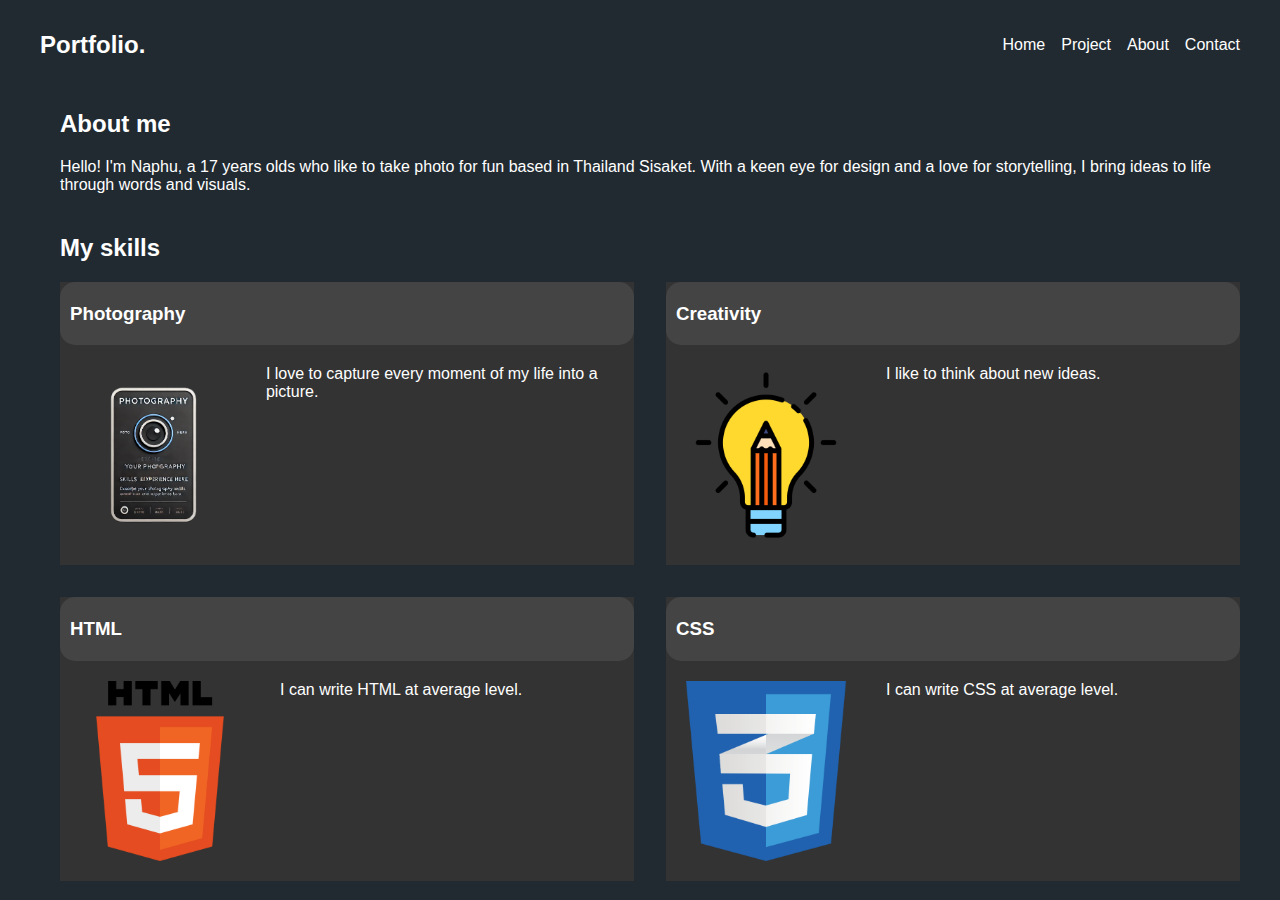
<file: web-main/about.html>
<!DOCTYPE html>
<html lang="en">
<head>
    <meta charset="UTF-8">
    <meta name="viewport" content="width=device-width, initial-scale=1.0">
    <title>My Portfolio</title>
    <link rel="stylesheet" href="./css/about.css">
    
</head>
<body>
    <div id="particles-js"></div> 
    <header>
        <nav>
            <div class="logo">Portfolio.</div>
            <ul>
                <li><a href="./index.html">Home</a></li>
                <li><a href="./project.html">Project</a></li>
                <li><a href="./about.html">About</a></li>
                <li><a href="./contact.html">Contact</a></li>
            </ul>
        </nav>
    </header>
    <main>
        <div class="about-me">
            <h2>About <span class="high-light">me</span></h2>
            <p>Hello! I'm Naphu, a 17 years olds who like to take photo for fun based in Thailand Sisaket. With a keen eye for design and a love for storytelling, I bring ideas to life through words and visuals.</p>
        </div>
        <div class="skills">
            <h2>My <span class="high-light">skills</span></h2>
            <div class="grid-skill"> 
                <div class="item-skill">
                    <div class="header-item-skill">
                        <h3 class="high-light">Photography</h3>
                    </div>
                    <div class="item-grid-info">
                        <img src="./images/skill1.png" style=" object-fit: cover ; min-width: 100px; height: 180px; border-radius: 10px;"></img>
                        <div style="margin-left:10px" >I love to capture every moment of my life into a picture.</div>
                    </div>
                </div>
                <div class="item-skill">
                    <div class="header-item-skill">
                        <h3 class="high-light">Creativity</h3>
                    </div>
                    <div class="item-grid-info">
                        <img src="./images/4804449.png" style=" object-fit: cover ; min-width: 100px; height: 180px; border-radius: 10px;"></img>
                        <div style="margin-left:10px" >I like to think about new ideas.</div>
                    </div>
                </div>
                <div class="item-skill">
                    <div class="header-item-skill">
                        <h3 class="high-light">HTML</h3>
                    </div>
                    <div class="item-grid-info">
                        <img src="./images/htmllogo.png" style=" object-fit: cover ; min-width: 100px; height: 180px; border-radius: 10px;"></img>
                        <div style="margin-left:10px" >I can write HTML at average level.</div>
                    </div>
                </div>
                <div class="item-skill">
                    <div class="header-item-skill">
                        <h3 class="high-light">CSS</h3>
                    </div>
                    <div class="item-grid-info">
                        <img src="./images/css-icon.png" style=" object-fit: cover ; min-width: 100px; height: 180px; border-radius: 10px;"></img>
                        <div style="margin-left:10px" >I can write CSS at average level.</div>
                    </div>
                </div>
            </div>
        </div>
    </main>
</body>
</html>
</file>
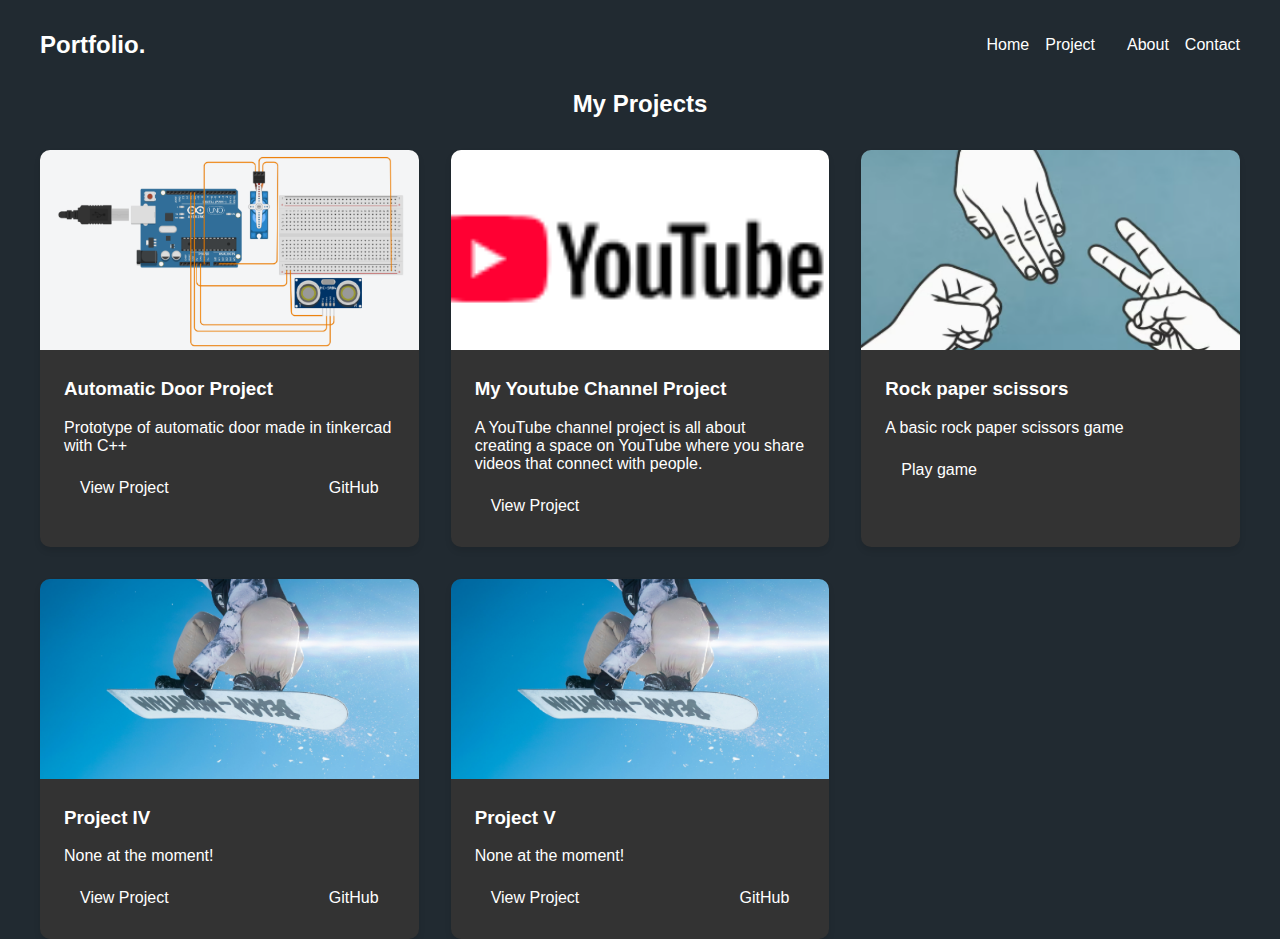
<file: web-main/project.html>
<!DOCTYPE html>
<html lang="en">
<head>
    <meta charset="UTF-8">
    <meta name="viewport" content="width=device-width, initial-scale=1.0">
    <title>My Portfolio</title>
    <link rel="stylesheet" href="./css/project.css">
    
</head>
<body>
    <div id="particles-js"></div> 
    <header>
        <nav>
            <div class="logo">Portfolio.</div>
            <ul>
                <li><a href="./index.html">Home</a></li>
                <li><a href="./project.html">Project</a><li>
                <li><a href="./about.html">About</a></li>
                <li><a href="./contact.html">Contact</a></li>
            </ul>
        </nav>
    </header>
    <main>
        <div id="project" class="projects-section">
            <h2>My <span class="highlight">Projects</span></h2>
            <div class="project-grid" id="project-container">
                <div class="project-card">
                    <img src="./images/proj1.png" alt="Project 1" class="project-image">
                    <div class="project-info">
                        <h3>Automatic Door Project</h3>
                        <p>Prototype of automatic door made in tinkercad with C++</p>
                        <div class="project-links">
                            <a href="https://docs.google.com/document/d/18jbs6L9CkYlz1FAeRocxknb7AeojedJZm-nJQlgosmA/edit?usp=sharing" class="btn">View Project</a>
                            <a href="https://github.com/Naphu/Hardware-elec" class="btn">GitHub</a>
                        </div>
                    </div>
                </div>
                <div class="project-card">
                    <img src="./images/proj2.png" alt="Project 2" class="project-image">
                    <div class="project-info">
                        <h3>My Youtube Channel Project</h3>
                        <p>A YouTube channel project is all about creating a space on YouTube where you share videos that connect with people.</p>
                        <div class="project-links">
                            <a href="https://www.youtube.com/@oaulz131" class="btn">View Project</a>
                        </div>
                    </div>
                </div>
                <div class="project-card">
                    <img src="./images/proj3.png" alt="Project 1" class="project-image">
                    <div class="project-info">
                        <h3>Rock paper scissors</h3>
                        <p>A basic rock paper scissors game</p>
                        <div class="project-links">
                            <a href="./rps.html" class="btn">Play game</a>
                        </div>
                    </div>
                </div>
                <div class="project-card">
                    <img src="./images/ski.jpg" alt="Project 2" class="project-image">
                    <div class="project-info">
                        <h3>Project IV</h3>
                        <p>None at the moment!</p>
                        <div class="project-links">
                            <a href="./soon.html" class="btn">View Project</a>
                            <a href="https://github.com/Naphu" class="btn">GitHub</a>
                        </div>
                    </div>
                </div>
                <div class="project-card">
                    <img src="./images/ski.jpg" alt="Project 2" class="project-image">
                    <div class="project-info">
                        <h3>Project V</h3>
                        <p>None at the moment!</p>
                        <div class="project-links">
                            <a href="./soon.html" class="btn">View Project</a>
                            <a href="https://github.com/Naphu" class="btn">GitHub</a>
                        </div>
                    </div>
                </div>
            </div>
    </main>
</body>
</html>
</file>
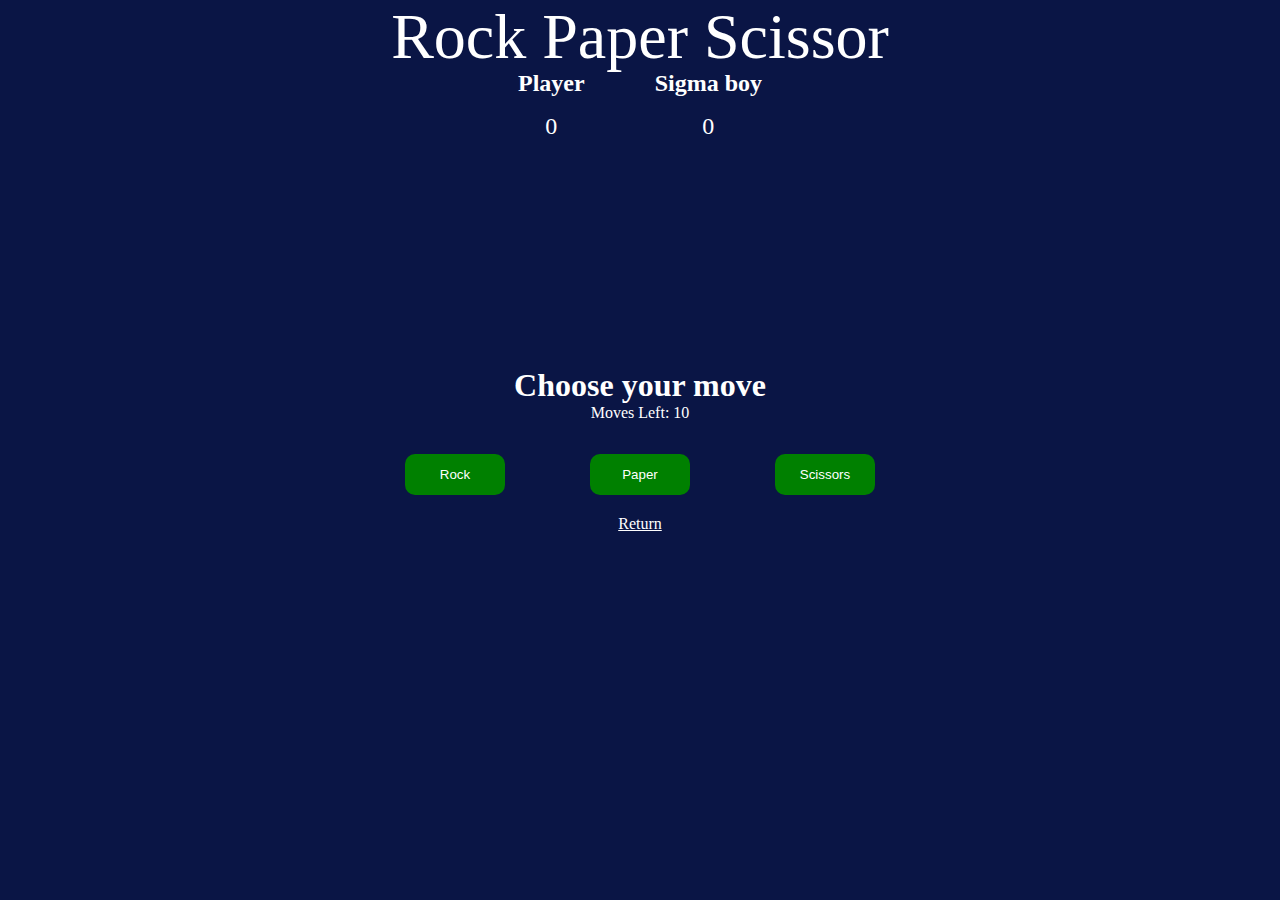
<file: web-main/rps.html>
<!DOCTYPE html>
<html lang="en">
<head>
    <meta charset="UTF-8">
    <meta name="viewport" 
          content="width=device-width, 
                   initial-scale=1.0">
    <link rel="stylesheet" href="./css/rps.css">
    <title>Rock Paper Scissor</title>
</head>
<body>
    <section class="game">

        <div class="title">Rock Paper Scissor</div>
        

        <div class="score">  
            <div class="playerScore">
                <h2>Player</h2>
                <p class="p-count count">0</p>

            </div>       
            <div class="computerScore">
                <h2>Sigma boy</h2>
                <p class="c-count count">0</p>

            </div>
        </div>
      
        <div class="move">Choose your move</div>
        

        <div class="movesleft">Moves Left: 10 </div>
        

        <div class="options">
            <button class="rock">Rock</button>
            <button class="paper">Paper</button>
            <button class="scissor">Scissors</button>    
        </div>
        <div class="result"></div>
        

        <button class="reload"></button>

        <a href="project.html" class="button">Return</a>

    </section>

    <script src="./js/rps.js"></script>
</body>
</html>
</file>
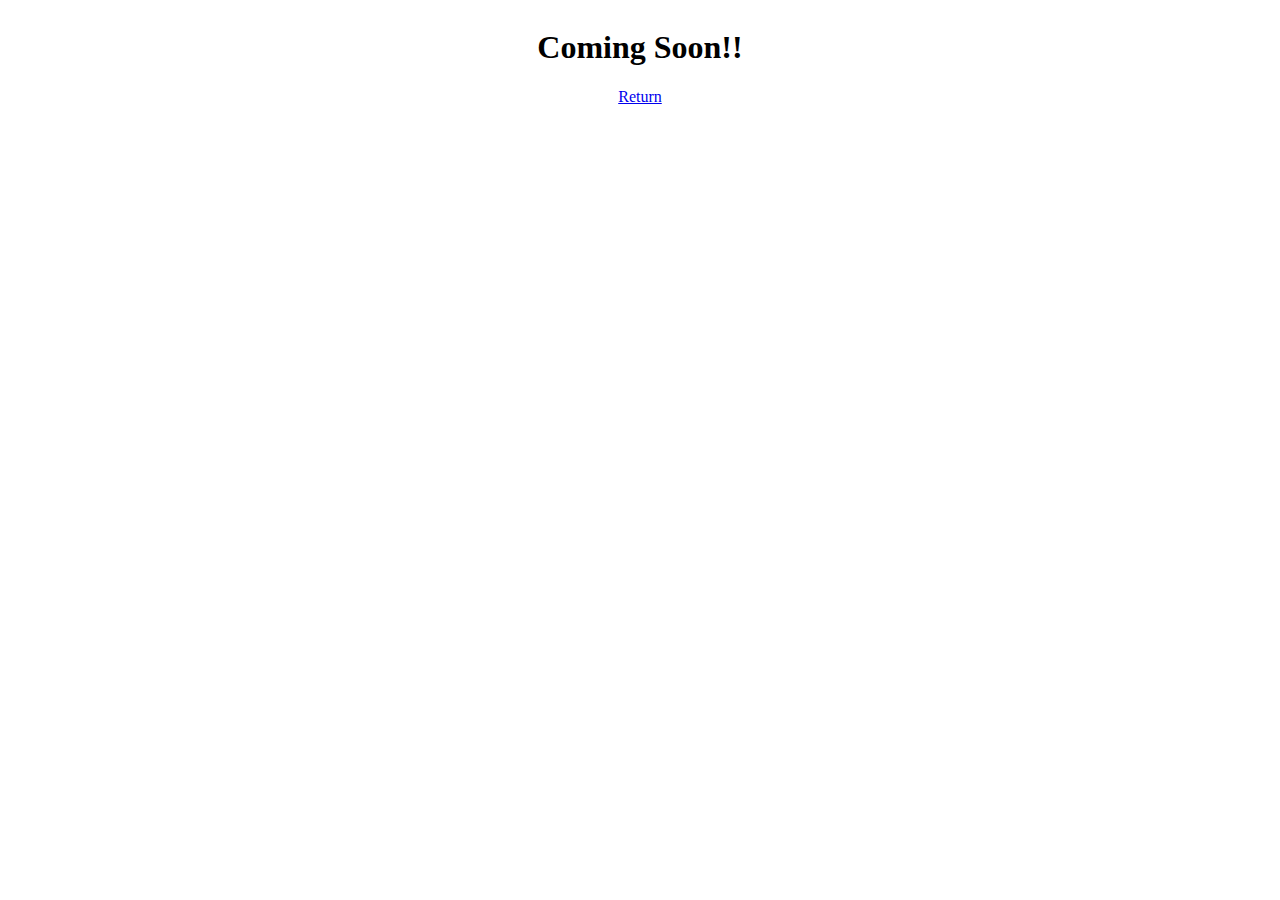
<file: web-main/soon.html>
<!DOCTYPE html>
<html lang="en">
<head>
    <meta charset="UTF-8">
    <meta name="viewport" content="width=device-width, initial-scale=1.0">
    <title>Document</title>
    <link rel="stylesheet" href="./css/soon.css">
</head>
<body>
    <div>
        <h1>Coming Soon!!</h1>
    </div>
    
    <div class="return">
        <a href="./index.html">Return</a>
    </div>
    
    
    
</body>
</html>
</file>
<file: web-main/css/about.css>
.grid-skill{
    display: grid;
    grid-template-columns: repeat(auto-fit,minmax(500px,1fr));
    gap: 2rem;
}

.skills{
    margin-top:40px;
    padding-left: 20px;
}


.item-skill{
    background-color:#333;
}

.item-skill:hover{
    scale: 1.04; /* scale the item 1.0 */
    transition:all 0.3s ease;
}

.header-item-skill{
    background-color: #444;
    padding: 2px 10px;
    border-radius: 15px;

}

.item-grid-info{
    display: flex;
    padding:20px 10px;
    gap: 20px;
}

.about-me{
    padding-left: 20px;
    margin-top: 40px;
}

nav {
    display: flex;
    align-items: center;
    justify-content: space-between;
}

nav ul {
    display: flex;
    list-style: none;
}

nav ul li {
    margin-left: 1rem;
}

nav ul li a {
    color: var(--light-text);
    text-decoration: none;
    transition: color 0.3s ease;
}

body {
    font-family:Arial, Helvetica, sans-serif;
    background-color: #212a31;
    color: white;
    margin:0px;
    padding:0px;
    margin-left: 40px;
    margin-top:20px;
    margin-right:40px;
    position: relative;
    z-index: -2;
}

.logo {
    font-size: 1.5rem;
    font-weight: bold;
}

.grid {
    margin-bottom: 3rem;
    display: grid;
    grid-template-columns: repeat(auto-fit, minmax(200px,1fr));
    grid-gap: 3rem;
}
</file>
<file: web-main/css/project.css>
projects-section {
    padding: 4rem 2rem;
    background-color: var(--dark-bg);
}

.projects-section h2 {
    text-align: center;
    margin-bottom: 2rem;
    color: var(--light-text);
}

.project-grid {
    display: grid;
    grid-template-columns: repeat(auto-fit, minmax(300px, 1fr));
    gap: 2rem;
}

.project-card {
    background-color: #333;
    border-radius: 10px;
    overflow: hidden;
    box-shadow: 0 4px 6px rgba(0, 0, 0, 0.1);
    transition: transform 0.3s ease;
}

.project-card:hover {
    transform: translateY(-5px);
}

.project-image {
    width: 100%;
    height: 200px;
    object-fit: cover;
}

.project-info {
    padding: 1.5rem;
}

.project-info h3 {
    color: var(--accent-color);
    margin-top: 0;
}

.project-info p {
    color: var(--light-text);
    margin-bottom: 1rem;
}

.project-links {
    display: flex;
    justify-content: space-between;
    color: white;
}

.btn {
    display: inline-block;
    padding: 0.5rem 1rem;
    background-color: var(--accent-color);
    color: var(--dark-bg);
    text-decoration: none;
    border-radius: 5px;
    transition: background-color 0.3s ease;
}

.btn:hover {
    background-color: #00cccc;
}

@media (max-width: 768px) {
    .project-grid {
        grid-template-columns: 1fr;
    }
}



#add-project-btn {
    background-color: var(--accent-color);
    color: var(--dark-bg);
    border: none;
    padding: 10px 20px;
    margin-top: 60px;
    border-radius: 5px;
    cursor: pointer;
    font-size: 16px;
    transition: background-color 0.3s ease;
}

#add-project-btn:hover {
    background-color: #00cccc;
}

.logo {
    display: flex;
    align-items: row;
    
}

nav {
    display: flex;
    align-items: center;
    justify-content: space-between;
}

nav ul {
    list-style: none;
    display: flex;
}

nav ul li {
    margin-left: 1rem;
}

nav ul li a {
    color: var(--light-text);
    text-decoration: none;
    transition: color 0.3s ease;
}


body {
    font-family:Arial, Helvetica, sans-serif;
    background-color: #212a31;
    color: white;
    margin:0px;
    padding:0px;
    margin-left: 40px;
    margin-top:20px;
    margin-right:40px;
    position: relative;
    z-index: -2;
}

.logo {
    font-size: 1.5rem;
    font-weight: bold;
}
</file>
<file: web-main/css/rps.css>
*{
    padding: 0;
    margin: 0;
    box-sizing: border-box;
    background: #0a1545;
    color: #fff;
}

.game{
    display: flex;
    flex-direction: column;
    height: 100vh;
    width: 100vw;
    justify-content: center;
    align-items: center;
}


.title{
    position: absolute;
    top: 0;
    font-size: 4rem;
    z-index: 2;
}


.score{
    display: flex;
    width: 30vw;
    justify-content: space-evenly;
    position: absolute;
    top: 70px;
    z-index: 1;
}


.p-count,.c-count{
    text-align: center;
    font-size: 1.5rem;
    margin-top: 1rem;
}


.options{
    display: flex;
    width: 50vw;
    justify-content: space-evenly;
    margin-top: 2rem;
}


.rock, .paper, .scissor{
    padding: 0.8rem;
    width: 100px;
    border-radius: 10px;
    background: green;
    outline: none;
    border-color: green;
    border: none;
    cursor: pointer;
}

.move{
    font-size: 2rem;
    font-weight: bold;
}


.reload {
    display: none;
    margin-top: 2rem;
    padding: 1rem;
    background: green;
    outline: none;
    border: none;
    border-radius: 10px;
    cursor: pointer;
}

.result{
    margin-top: 20px;
    font-size: 1.2rem;
}


@media (max-width: 612px)
{  
    .title{
        text-align: center;
    }
    .score{
        position: absolute;
        top: 200px;
        width: 100vw;
    }
    .options{
        width: 100vw;
    }
</file>
<file: web-main/css/soon.css>
div {
    display: flex;
    justify-content: space-around;
}

.logo {
    font-size: 1.5rem;
    font-weight: bold;
}
</file>
